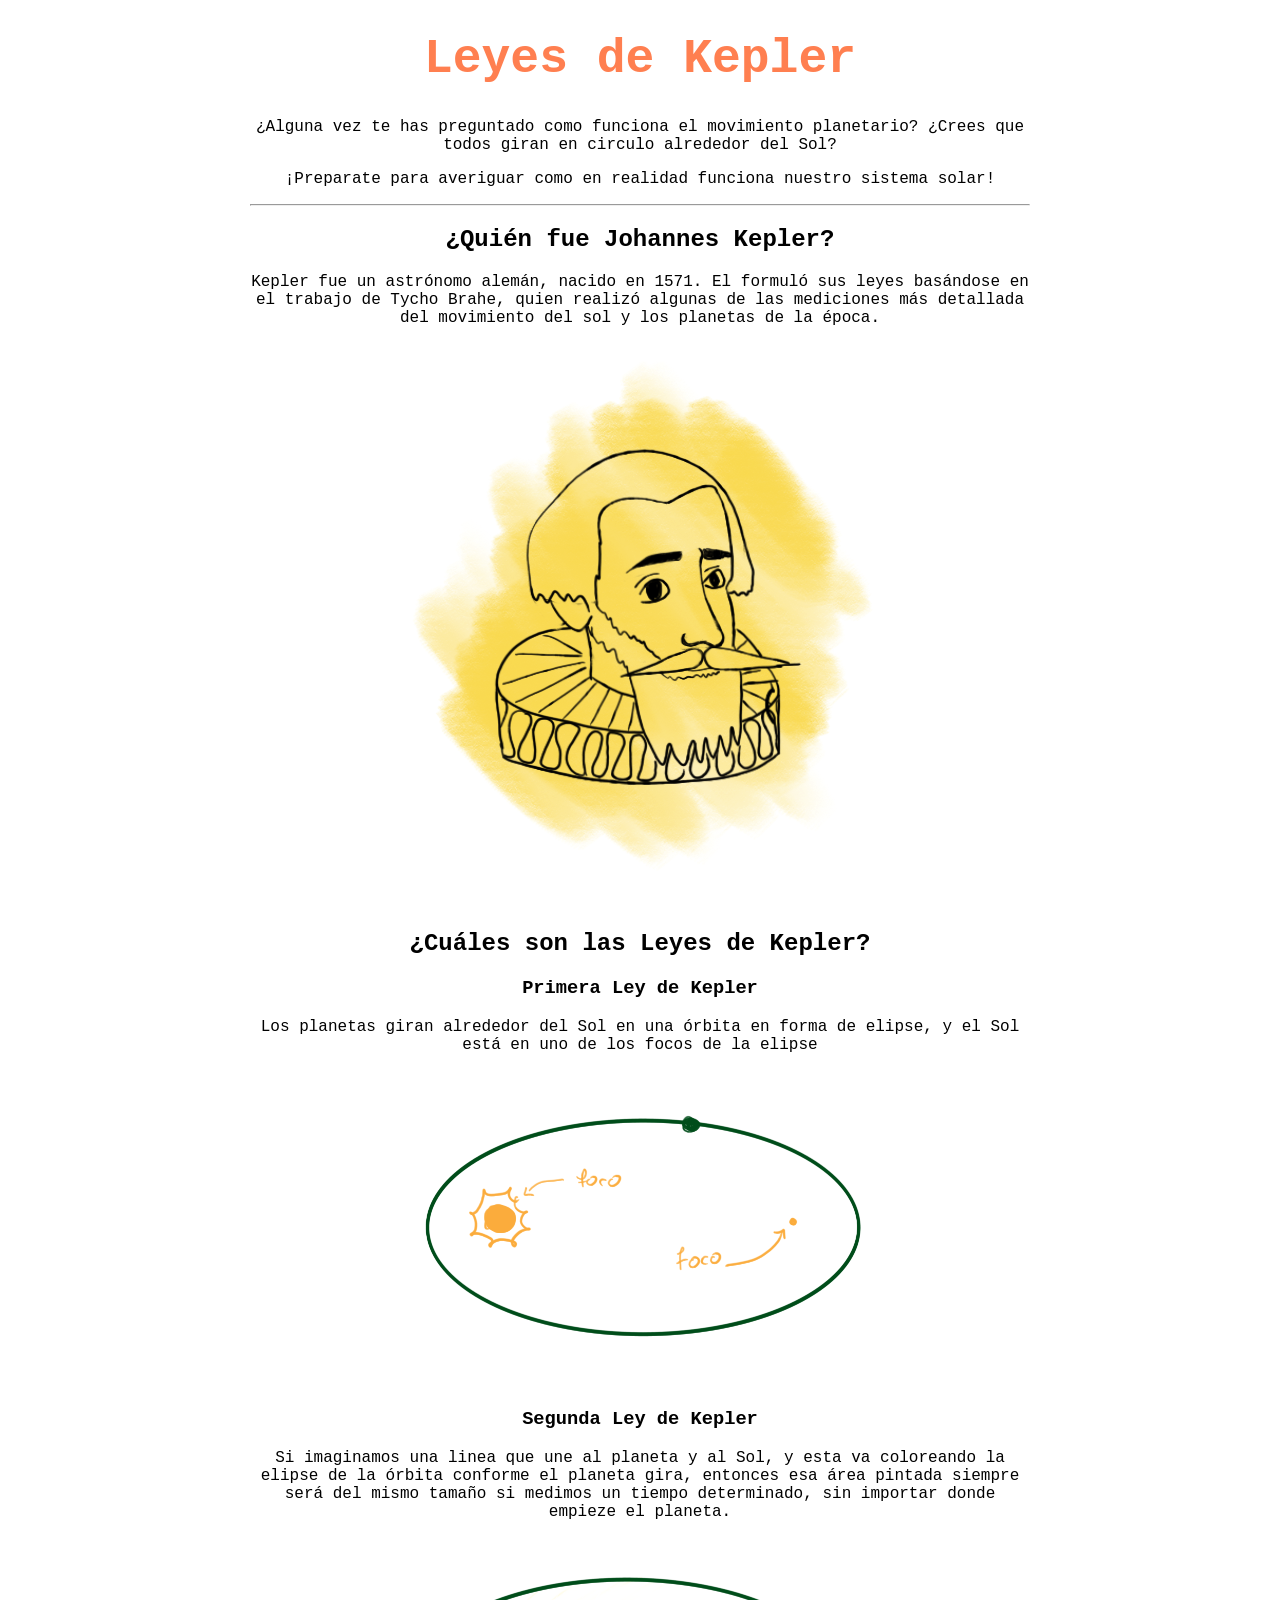
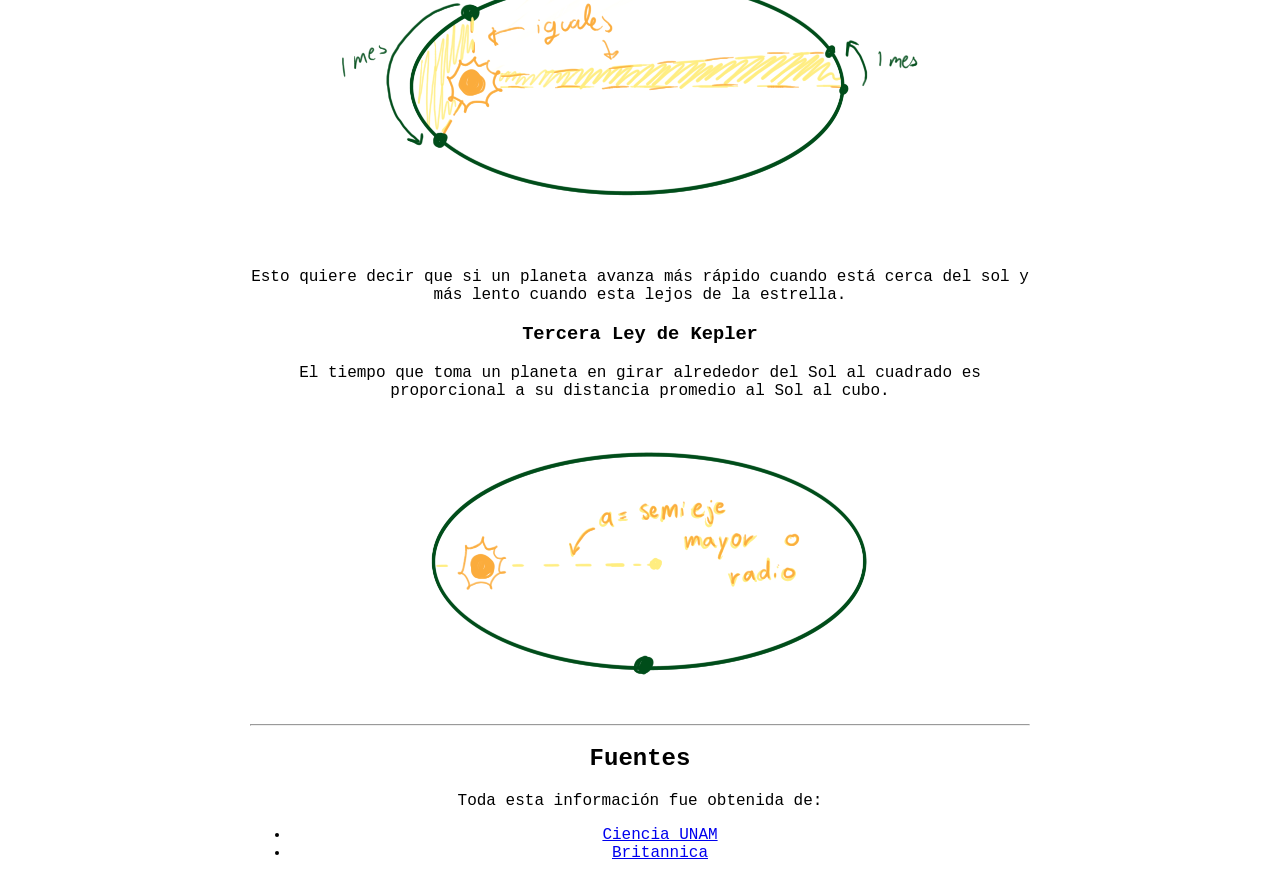
<file: index.html>
<!-- using WGLMakie, JSServe
WGLMakie.activate!() -->
<!DOCTYPE html>
<html lang="esp">
    <head>
        <title>Leyes de Kepler</title>
        <link rel="stylesheet" href="styles.css">
        <style>
            body {
                margin: auto 250px;
                margin-top: auto;
                color:black;
                border: 2px;
                padding: auto;
                text-align: center;
            }

            h1 {
                color:coral;
                font-size: 300%;
                text-align: center;
            }

            p {
                color:black;
                font-size: medium;
                text-align: center;
            }
            title {
                margin: auto;

            }
        </style>
    </head>

    <body>
        <h1>Leyes de Kepler</h1>
        <p> ¿Alguna vez te has preguntado como funciona el movimiento planetario? ¿Crees que todos giran en circulo alrededor del Sol? </p>
        <p> ¡Preparate para averiguar como en realidad funciona nuestro sistema solar!</p>
        <hr>
        <h2> ¿Quién fue Johannes Kepler? </h2>
            <p> Kepler fue un astrónomo alemán, nacido en 1571. El formuló sus leyes basándose en el trabajo de Tycho Brahe, 
                quien realizó algunas de las mediciones más detallada del movimiento del sol y los planetas de la época.     
            </p>
            <img src="imagenes/kepler.png">
        <h2> ¿Cuáles son las Leyes de Kepler? </h2>
            <h3> Primera Ley de Kepler </h3>
                <p> Los planetas giran alrededor del Sol en una órbita en forma de elipse, y el Sol está en uno de los focos de la elipse </p>
                <img src="imagenes/ley1.png">
              <!--  <img src="imagenes/sep1.png">-->
            <h3> Segunda Ley de Kepler </h3>
                <p> Si imaginamos una linea que une al planeta y al Sol, y esta va coloreando la elipse de la órbita conforme el planeta gira, 
                entonces esa área pintada siempre será del mismo tamaño si medimos un tiempo determinado, sin importar donde empieze el planeta. </p>
                <img src="imagenes/ley2.png">
                <p> Esto quiere decir que si un planeta avanza más rápido cuando está cerca del sol y más lento cuando esta lejos de la estrella. </p>
              <!--  <img src="imagenes/sep2.png">-->
            <h3> Tercera Ley de Kepler </h3>
            <p> El tiempo que toma un planeta en girar alrededor del Sol al cuadrado es proporcional a su distancia promedio al Sol al cubo. </p>
            <img src="imagenes/ley3.png">
            <!--<img src="imagenes/sep3.png" width="50" >-->
        <hr>
        <h2 text-align:left> Fuentes </h2>
            <p> Toda esta información fue obtenida de: </p>
                <ul>
                    <li> <a href = "https://ciencia.unam.mx/leer/1184/johannes-kepler-y-las-leyes-del-movimiento-planetario"> Ciencia UNAM </a></li>
                    <li> <a href = "https://www.britannica.com/biography/Johannes-Kepler"> Britannica </a> </li>
                </ul>
        </body>
</html>
</file>
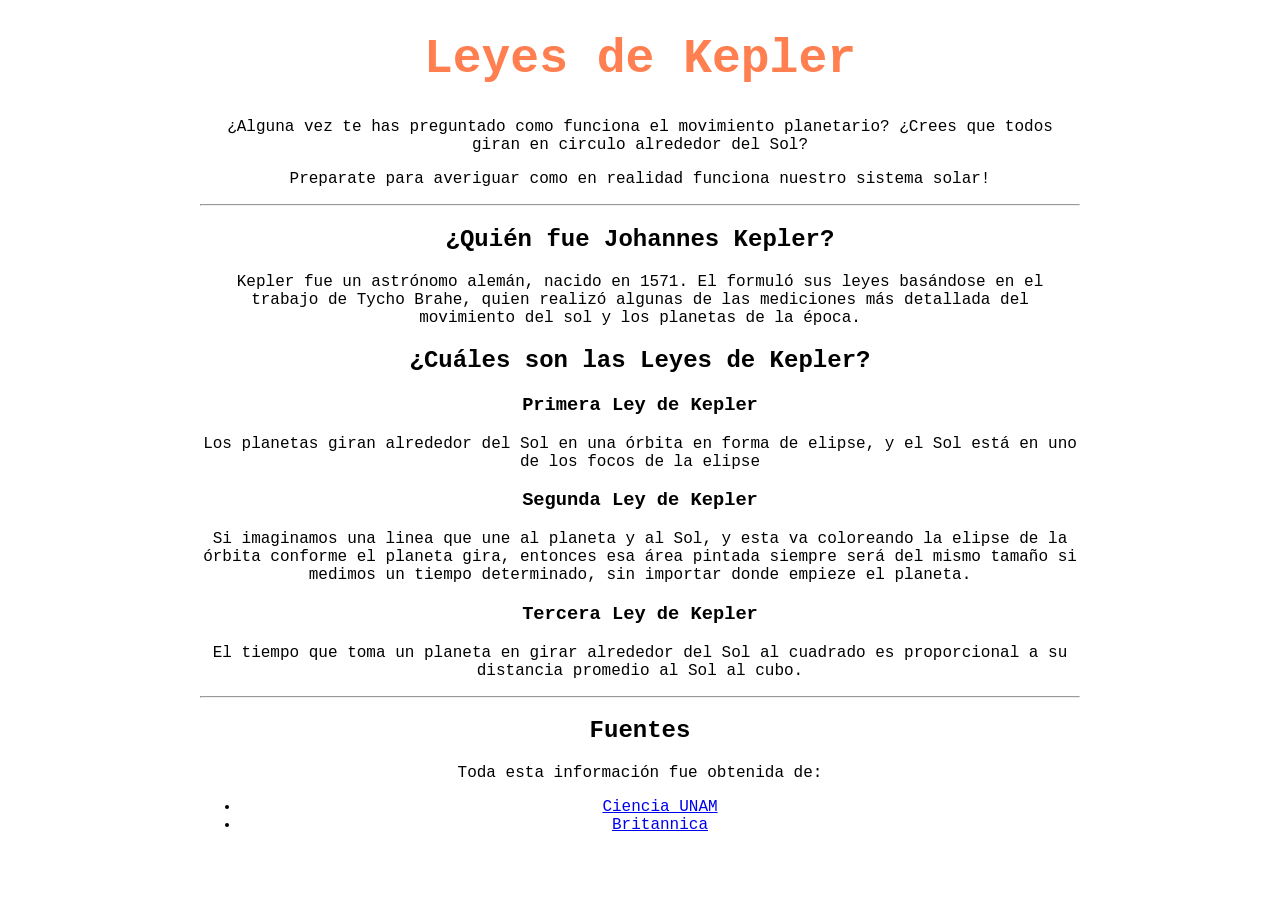
<file: WebPage.html>
<!-- using WGLMakie, JSServe
WGLMakie.activate!() -->
<!DOCTYPE html>
<html lang="esp">
    <head>
        <title>Leyes de Kepler</title>
        <link rel="stylesheet" href="styles.css">
        <style>
            body {
                margin: auto 200px;
                margin-top: auto;
                color:black;
                border: 2px;
                padding: auto;
                text-align: center;
            }

            h1 {
                color:coral;
                font-size: 300%;
                text-align: center;
            }

            p {
                color:black;
                font-size: medium;
                text-align: center;
            }
        </style>
    </head>

    <body>
        <h1>Leyes de Kepler</h1>
        <p> ¿Alguna vez te has preguntado como funciona el movimiento planetario? ¿Crees que todos giran en circulo alrededor del Sol? </p>
        <p> Preparate para averiguar como en realidad funciona nuestro sistema solar!</p>
        <hr>
        <h2> ¿Quién fue Johannes Kepler? </h2>
            <p> Kepler fue un astrónomo alemán, nacido en 1571. El formuló sus leyes basándose en el trabajo de Tycho Brahe, 
                quien realizó algunas de las mediciones más detallada del movimiento del sol y los planetas de la época. 
                
            </p>
        <h2> ¿Cuáles son las Leyes de Kepler? </h2>
            <h3> Primera Ley de Kepler </h3>
                <p> Los planetas giran alrededor del Sol en una órbita en forma de elipse, y el Sol está en uno de los focos de la elipse </p>
            <h3> Segunda Ley de Kepler </h3>
                <p> Si imaginamos una linea que une al planeta y al Sol, y esta va coloreando la elipse de la órbita conforme el planeta gira, 
                entonces esa área pintada siempre será del mismo tamaño si medimos un tiempo determinado, sin importar donde empieze el planeta. </p>
            <h3> Tercera Ley de Kepler </h3>
            <p> El tiempo que toma un planeta en girar alrededor del Sol al cuadrado es proporcional a su distancia promedio al Sol al cubo. </p>
        <hr>
        <h2> Fuentes </h2>
            <p> Toda esta información fue obtenida de: </p>
                <ul>
                    <li> <a href = "https://ciencia.unam.mx/leer/1184/johannes-kepler-y-las-leyes-del-movimiento-planetario"> Ciencia UNAM </a></li>
                    <li> <a href = "https://www.britannica.com/biography/Johannes-Kepler"> Britannica </a> </li>
                </ul>
        </body>
</html>
</file>
<file: styles.css>
body {
    color:burlywood;
    border: 2px;
    padding: auto;
    font-family: 'Courier New', Courier, monospace;
}

h1 {
    color:coral;
    font-family: 'Courier New', Courier, monospace;
    font-size: large;
}

p {
    color:black;
    font-family: 'Courier New', Courier, monospace;
    font-size: medium;
}
title {
    font-family: 'Courier New', Courier, monospace;
}
</file>
